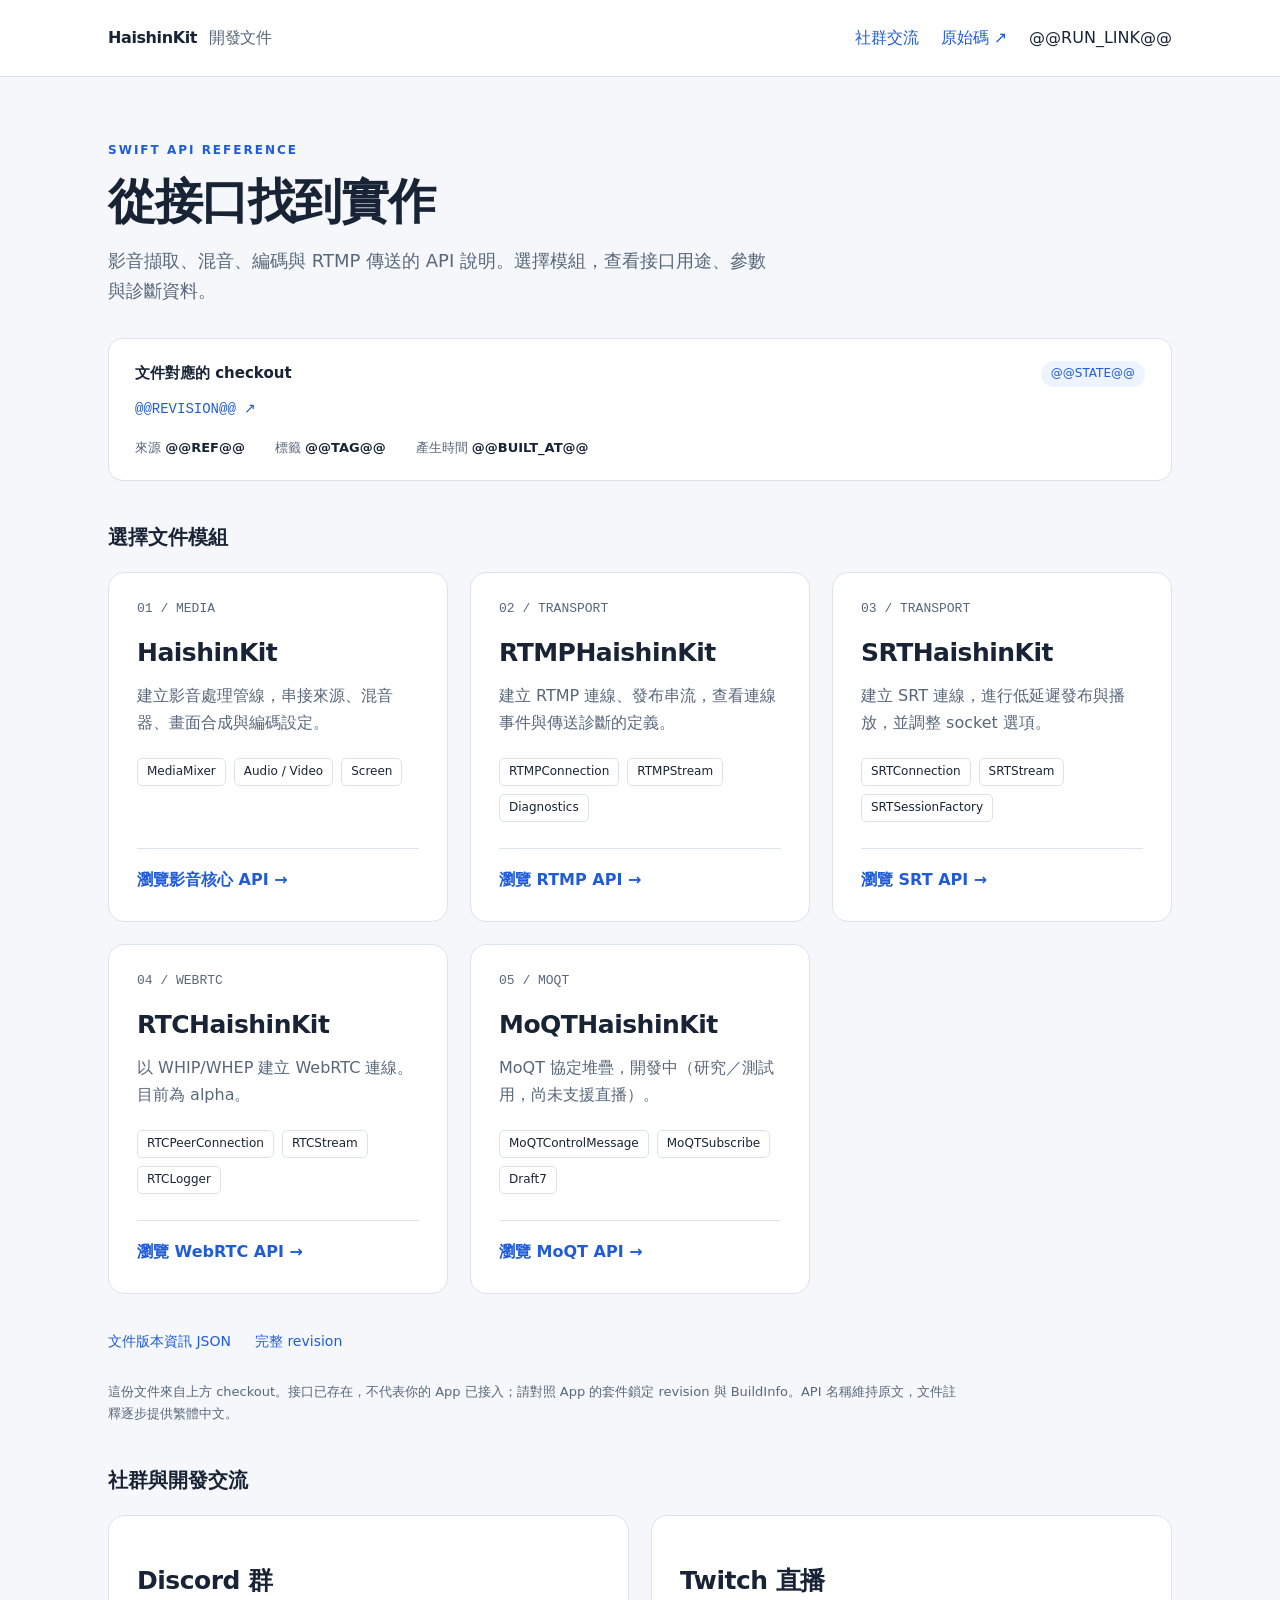
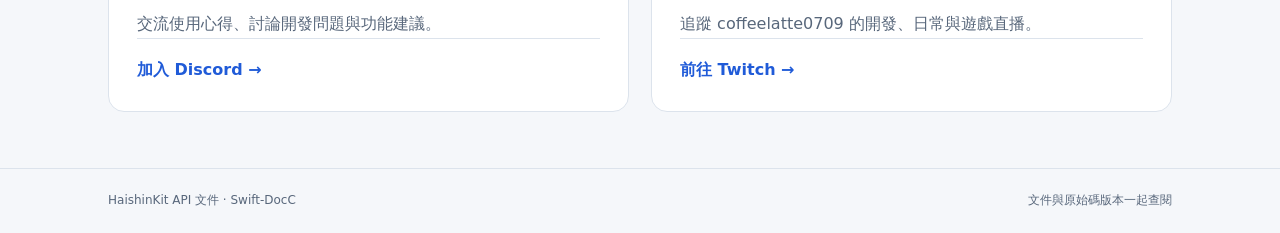
<file: Scripts/docc_home.html>
<!doctype html>
<html lang="zh-Hant"><head><meta charset="utf-8"><meta name="viewport" content="width=device-width,initial-scale=1"><meta name="color-scheme" content="light dark"><title>HaishinKit API 文件</title>
<style>
:root{--bg:#f5f7fa;--surface:#fff;--ink:#182435;--muted:#58677b;--line:#dce3ec;--accent:#205bd8;--soft:#edf3ff}*{box-sizing:border-box}body{margin:0;background:var(--bg);color:var(--ink);font:16px/1.65 system-ui,-apple-system,"Segoe UI",sans-serif}a{color:var(--accent);text-decoration:none}a:hover{text-decoration:underline}a:focus-visible{outline:3px solid var(--accent);outline-offset:5px;border-radius:3px}.wrap{max-width:1120px;margin:auto;padding:0 28px}header{border-bottom:1px solid var(--line);background:var(--surface)}nav{display:flex;align-items:center;justify-content:space-between;gap:20px;min-height:76px}.brand{font-weight:750;letter-spacing:-.4px}.brand span{font-weight:400;color:var(--muted);margin-left:12px}.navlinks{display:flex;gap:22px;flex-wrap:wrap}.community{margin-top:40px}.card h3{overflow-wrap:anywhere}main{padding-top:64px!important;padding-bottom:56px!important}.eyebrow{font-size:12px;font-weight:750;letter-spacing:2px;color:var(--accent)}h1{font-size:clamp(32px,5vw,48px);line-height:1.2;letter-spacing:-1.4px;margin:12px 0 16px}.lead{max-width:660px;color:var(--muted);font-size:18px;margin:0 0 32px}.version{padding:22px 26px;border:1px solid var(--line);border-radius:14px;background:var(--surface);margin-bottom:40px}.version-top{display:flex;gap:12px;justify-content:space-between;align-items:center;flex-wrap:wrap}.badge{background:var(--soft);color:var(--accent);padding:3px 10px;border-radius:20px;font-size:12px}.version h2{font-size:15px;margin:0}.sha{display:block;font:14px/1.8 ui-monospace,Consolas,monospace;overflow-wrap:anywhere;margin:10px 0 15px}.meta{display:flex;gap:12px 30px;flex-wrap:wrap;font-size:13px;color:var(--muted)}.meta strong{color:var(--ink);font-weight:550}.section-title{font-size:20px;margin:0 0 18px}.cards{display:grid;grid-template-columns:repeat(auto-fit,minmax(300px,1fr));gap:22px}.card{display:flex;flex-direction:column;padding:28px;background:var(--surface);border:1px solid var(--line);border-radius:16px}.number{font:13px ui-monospace,monospace;color:var(--muted)}.card h3{font-size:25px;letter-spacing:-.5px;margin:16px 0 10px}.card p{margin:0;color:var(--muted)}.tags{display:flex;gap:8px;flex-wrap:wrap;margin:22px 0 26px}.tags span{font-size:12px;padding:3px 9px;border:1px solid var(--line);border-radius:5px}.action{display:block;margin-top:auto;padding-top:18px;border-top:1px solid var(--line);font-weight:650}.quick{margin-top:36px;display:flex;flex-wrap:wrap;gap:10px 24px;font-size:14px}.note{margin-top:28px;color:var(--muted);font-size:13px;max-width:850px}footer{border-top:1px solid var(--line);padding:22px 0;color:var(--muted);font-size:12px}.footer-row{display:flex;justify-content:space-between;gap:20px;flex-wrap:wrap}@media(prefers-color-scheme:dark){:root{--bg:#101722;--surface:#182230;--ink:#e6edf7;--muted:#a6b5c9;--line:#304054;--accent:#8eb6ff;--soft:#243754}}@media(max-width:640px){.wrap{padding:0 20px}nav{align-items:flex-start;padding:20px 0;min-height:auto}.brand span{display:block;margin:0;font-size:12px}.navlinks{gap:14px;font-size:13px}main{padding-top:36px!important}.cards{grid-template-columns:1fr}.version{padding:18px}.card{padding:24px}.meta{display:grid;gap:8px}.lead{font-size:16px}}
</style></head><body>
<header><nav class="wrap" aria-label="主要導覽"><div class="brand">HaishinKit<span>開發文件</span></div><div class="navlinks"><a href="#community">社群交流</a><a href="@@REPO_URL@@">原始碼 ↗</a>@@RUN_LINK@@</div></nav></header>
<main class="wrap"><div class="eyebrow">SWIFT API REFERENCE</div><h1>從接口找到實作</h1><p class="lead">影音擷取、混音、編碼與 RTMP 傳送的 API 說明。選擇模組，查看接口用途、參數與診斷資料。</p>
<section class="version" aria-labelledby="version-title"><div class="version-top"><h2 id="version-title">文件對應的 checkout</h2><span class="badge">@@STATE@@</span></div><a class="sha" href="@@COMMIT_URL@@">@@REVISION@@ ↗</a><div class="meta"><span>來源 <strong>@@REF@@</strong></span><span>標籤 <strong>@@TAG@@</strong></span><span>產生時間 <strong>@@BUILT_AT@@</strong></span></div></section>
<h2 class="section-title">選擇文件模組</h2><div class="cards">
<article class="card"><div class="number">01 / MEDIA</div><h3>HaishinKit</h3><p>建立影音處理管線，串接來源、混音器、畫面合成與編碼設定。</p><div class="tags"><span>MediaMixer</span><span>Audio / Video</span><span>Screen</span></div><a class="action" href="HaishinKit/documentation/haishinkit/">瀏覽影音核心 API →</a></article>
<article class="card"><div class="number">02 / TRANSPORT</div><h3>RTMPHaishinKit</h3><p>建立 RTMP 連線、發布串流，查看連線事件與傳送診斷的定義。</p><div class="tags"><span>RTMPConnection</span><span>RTMPStream</span><span>Diagnostics</span></div><a class="action" href="RTMPHaishinKit/documentation/rtmphaishinkit/">瀏覽 RTMP API →</a></article>
<article class="card"><div class="number">03 / TRANSPORT</div><h3>SRTHaishinKit</h3><p>建立 SRT 連線，進行低延遲發布與播放，並調整 socket 選項。</p><div class="tags"><span>SRTConnection</span><span>SRTStream</span><span>SRTSessionFactory</span></div><a class="action" href="SRTHaishinKit/documentation/srthaishinkit/">瀏覽 SRT API →</a></article>
<article class="card"><div class="number">04 / WEBRTC</div><h3>RTCHaishinKit</h3><p>以 WHIP/WHEP 建立 WebRTC 連線。目前為 alpha。</p><div class="tags"><span>RTCPeerConnection</span><span>RTCStream</span><span>RTCLogger</span></div><a class="action" href="RTCHaishinKit/documentation/rtchaishinkit/">瀏覽 WebRTC API →</a></article>
<article class="card"><div class="number">05 / MOQT</div><h3>MoQTHaishinKit</h3><p>MoQT 協定堆疊，開發中（研究／測試用，尚未支援直播）。</p><div class="tags"><span>MoQTControlMessage</span><span>MoQTSubscribe</span><span>Draft7</span></div><a class="action" href="MoQTHaishinKit/documentation/moqthaishinkit/">瀏覽 MoQT API →</a></article>
</div><div class="quick"><a href="build-info.json">文件版本資訊 JSON</a><a href="revision.txt">完整 revision</a></div><p class="note">這份文件來自上方 checkout。接口已存在，不代表你的 App 已接入；請對照 App 的套件鎖定 revision 與 BuildInfo。API 名稱維持原文，文件註釋逐步提供繁體中文。</p>
<section class="community" id="community" aria-labelledby="community-title"><h2 class="section-title" id="community-title">社群與開發交流</h2><div class="cards">
<article class="card"><h3>Discord 群</h3><p>交流使用心得、討論開發問題與功能建議。</p><a class="action" href="https://discord.com/invite/jud4UE6wuq">加入 Discord →</a></article>
<article class="card"><h3>Twitch 直播</h3><p>追蹤 coffeelatte0709 的開發、日常與遊戲直播。</p><a class="action" href="https://www.twitch.tv/coffeelatte0709">前往 Twitch →</a></article>
</div></section>
</main><footer><div class="wrap footer-row"><span>HaishinKit API 文件 · Swift-DocC</span><span>文件與原始碼版本一起查閱</span></div></footer></body></html>
</file>
